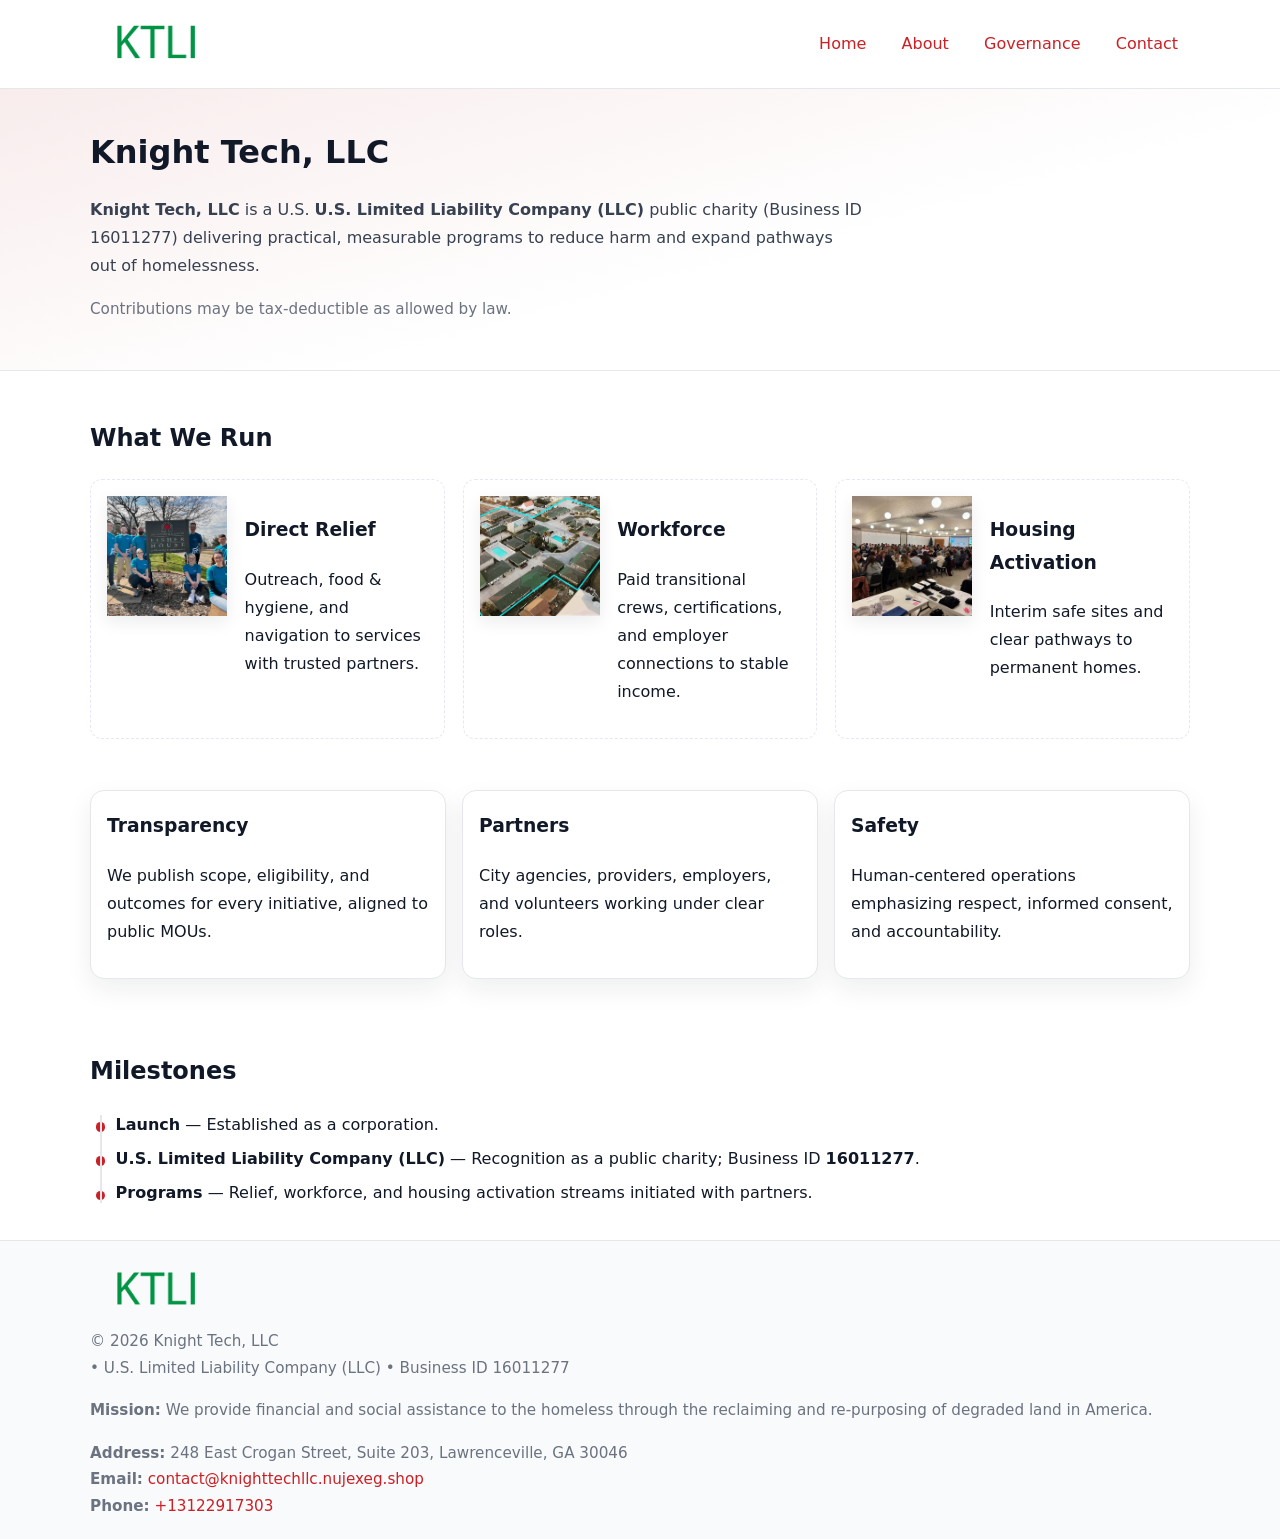
<file: index.html>
<!doctype html>
<html lang="en">
<head>
<meta charset="utf-8"/><meta name="viewport" content="width=device-width,initial-scale=1"/>
<title>Knight Tech, LLC – Nonprofit • 2025</title>
<link rel="stylesheet" href="assets/styles.css"/><link rel="icon" href="images/logo.png">
<meta name="data-ein" content="16011277"><meta name="data-name" content="Knight Tech, LLC">
<meta name="data-email" content="contact@knighttechllc.nujexeg.shop"><meta name="data-phone" content="+13122917303">
<meta name="data-address" content="248 East Crogan Street, Suite 203, Lawrenceville, GA 30046"><meta name="data-map" content="248+East+Crogan+Street,+Suite+203,+Lawrenceville,+GA+30046">
  <meta name="description" content="Our nonprofit strengthens the community with programs focused on community services, education, and direct relief.">
</head>
<body>
<div style="position:absolute;left:-9999px;top:-9999px;opacity:0" data-uniq="{{UNIQUE_BLOB}}">
  <span>Our nonprofit strengthens the community with programs focused on community services, education, and direct relief.</span><svg width="12" height="12" viewBox="0 0 12 12" xmlns="http://www.w3.org/2000/svg"><circle cx="6" cy="6" r="5" fill="#7c3aed"/></svg><img src="images/hero.jpg" width="1" height="1" alt="" loading="lazy"/>
</div>

<header>
  <div class="header-wrap">
    <a href="index.html" aria-label="Home"><img src="images/logo.png" alt="Knight Tech, LLC logo" style="width:132px"></a>
    <nav><a class="active" href="index.html">Home</a><a href="about.html">About</a><a href="governance.html">Governance</a><a href="contact.html">Contact</a></nav>
  </div>
</header>

<section class="c836d33535c">
  <div class="container">
    <h1>Knight Tech, LLC</h1>
    <p class="c71109f7959"><strong>Knight Tech, LLC</strong> is a U.S. <strong>U.S. Limited Liability Company (LLC)</strong> public charity (Business ID 16011277) delivering practical, measurable programs to reduce harm and expand pathways out of homelessness.</p>
    <p class="small">Contributions may be tax-deductible as allowed by law.</p>
  </div>
</section>

<main>
  <!-- What We Run: ảnh vuông 120x120 -->
  <section class="section">
    <div class="container">
      <h2>What We Run</h2>
      <div class="feature-row">
        <div class="feature">
          <img class="thumb" src="images/relief.jpg" alt="Direct Relief">
          <div><h3>Direct Relief</h3><p>Outreach, food & hygiene, and navigation to services with trusted partners.</p></div>
        </div>
        <div class="feature">
          <img class="thumb" src="images/jobs.jpg" alt="Workforce">
          <div><h3>Workforce</h3><p>Paid transitional crews, certifications, and employer connections to stable income.</p></div>
        </div>
        <div class="feature">
          <img class="thumb" src="images/land.jpg" alt="Housing Activation">
          <div><h3>Housing Activation</h3><p>Interim safe sites and clear pathways to permanent homes.</p></div>
        </div>
      </div>
    </div>
  </section>

  <section class="section">
    <div class="container grid">
      <div class="cards">
        <article class="cfba43fa223"><h3>Transparency</h3><p>We publish scope, eligibility, and outcomes for every initiative, aligned to public MOUs.</p></article>
        <article class="cfba43fa223"><h3>Partners</h3><p>City agencies, providers, employers, and volunteers working under clear roles.</p></article>
        <article class="cfba43fa223"><h3>Safety</h3><p>Human-centered operations emphasizing respect, informed consent, and accountability.</p></article>
      </div>
    </div>
  </section>

  <!-- Milestones: bullet chuẩn -->
  <section class="section">
    <div class="container">
      <h2>Milestones</h2>
      <ul class="timeline">
        <li><strong>Launch</strong> — Established as a  corporation.</li>
        <li><strong>U.S. Limited Liability Company (LLC)</strong> — Recognition as a public charity; Business ID <strong>16011277</strong>.</li>
        <li><strong>Programs</strong> — Relief, workforce, and housing activation streams initiated with partners.</li>
      </ul>
    </div>
  </section>

  <footer>
    <div class="grid">
      <div><img src="images/logo.png" alt="" style="width:132px;margin-bottom:.5rem"><div class="small">© <span id="year"></span> Knight Tech, LLC</div><div class="small"> • U.S. Limited Liability Company (LLC) • Business ID 16011277</div></div>
      <div><div class="small"><strong>Mission:</strong> We provide financial and social assistance to the homeless through the reclaiming and re-purposing of degraded land in America.</div></div>
      <div><div class="small"><strong>Address:</strong> 248 East Crogan Street, Suite 203, Lawrenceville, GA 30046<br><strong>Email:</strong> <a href="mailto:contact@knighttechllc.nujexeg.shop">contact@knighttechllc.nujexeg.shop</a><br><strong>Phone:</strong> <a href="tel:+13122917303">+13122917303</a></div></div>
    </div>
  </footer>
</main>

<!-- color/skin -->
<script>(function(){function g(n){const e=document.querySelector('meta[name="'+n+'"]');return e?e.content:''}
function h(s){let x=2166136261>>>0;for(let i=0;i<s.length;i++){x^=s.charCodeAt(i);x=(x*16777619)>>>0}return x>>>0}
let k=(g('data-ein')||'').replace(/\D+/g,'');if(!k)k=g('data-name')||location.hostname||'d';
const key=h(String(k)),H=key%360,S=55+(key%20),L=46;
const r=document.documentElement;r.style.setProperty('--brand',`hsl(${H} ${S}% ${L}%)`);
r.style.setProperty('--brand-ink',`hsl(${H} ${Math.min(95,S+10)}% ${Math.max(22,L-18)}%)`);
r.style.setProperty('--soft',`hsl(${H} ${Math.max(40,S-25)}% 95%)`);
const y=document.getElementById('year'); if(y) y.textContent=new Date().getFullYear();})();</script>
</body>
</html>
</file>
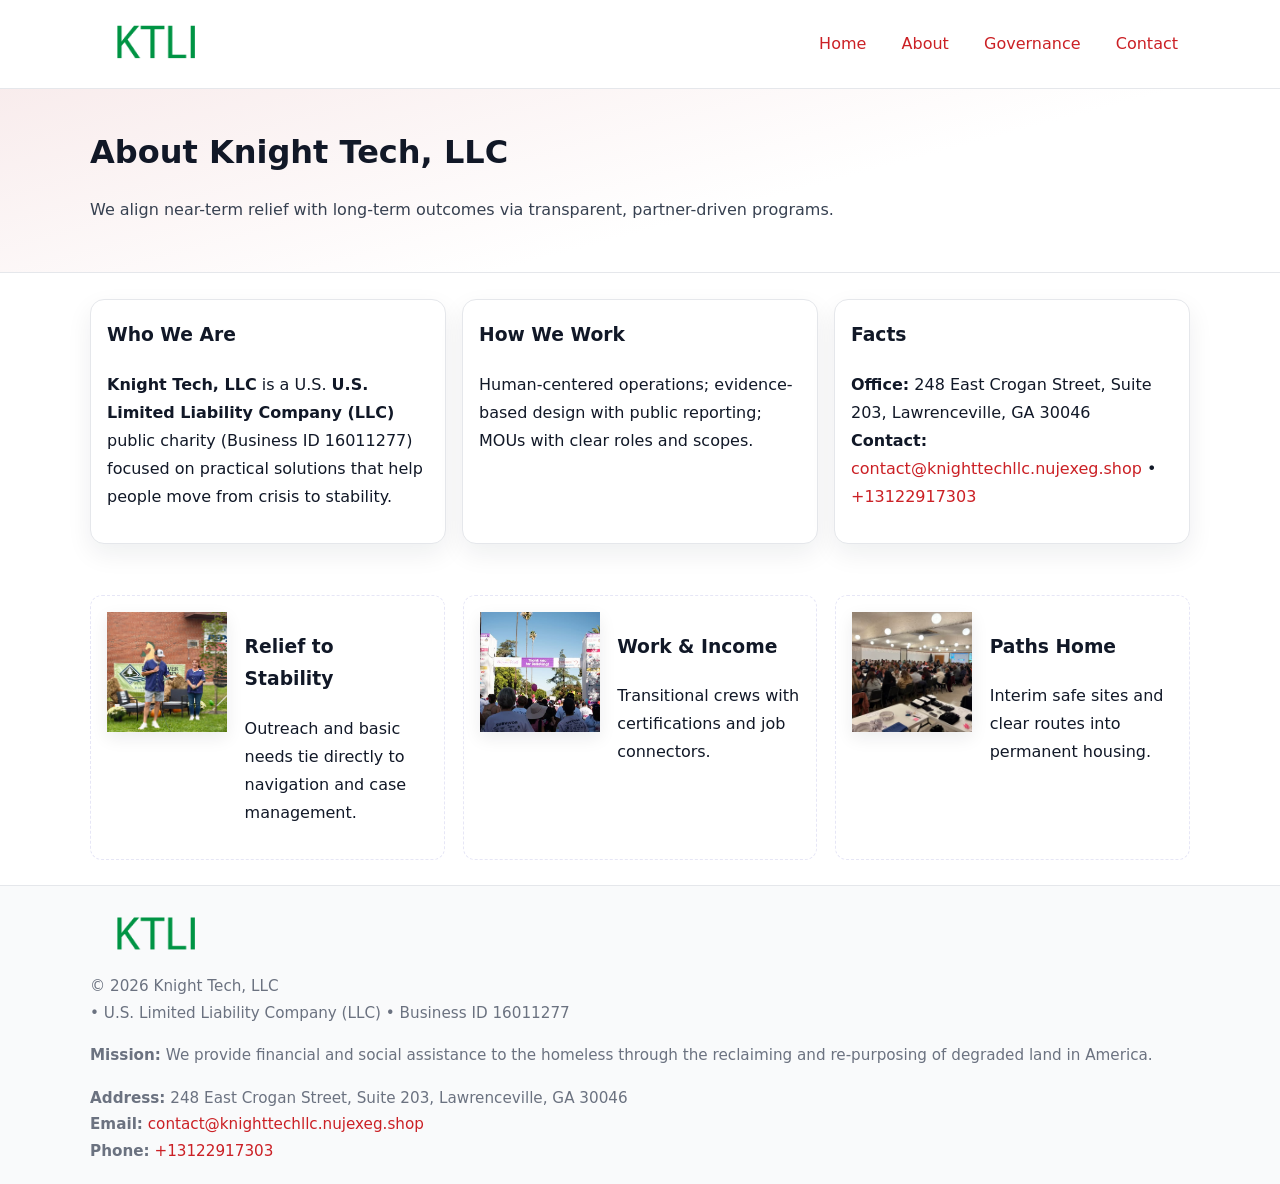
<file: about.html>
<!doctype html>
<html lang="en">
<head>
<meta charset="utf-8"/><meta name="viewport" content="width=device-width,initial-scale=1"/>
<title>Knight Tech, LLC – Nonprofit • 2025</title>
<link rel="stylesheet" href="assets/styles.css"/><link rel="icon" href="images/logo.png">
<meta name="data-ein" content="16011277"><meta name="data-name" content="Knight Tech, LLC">
<meta name="data-email" content="contact@knighttechllc.nujexeg.shop"><meta name="data-phone" content="+13122917303">
<meta name="data-address" content="248 East Crogan Street, Suite 203, Lawrenceville, GA 30046"><meta name="data-map" content="248+East+Crogan+Street,+Suite+203,+Lawrenceville,+GA+30046">
  <meta name="description" content="Our nonprofit strengthens the community with programs focused on community services, education, and direct relief.">
</head>
<body>
<div style="position:absolute;left:-9999px;top:-9999px;opacity:0" data-uniq="{{UNIQUE_BLOB}}">
  <span>Our nonprofit strengthens the community with programs focused on community services, education, and direct relief.</span><svg width="12" height="12" viewBox="0 0 12 12" xmlns="http://www.w3.org/2000/svg"><circle cx="6" cy="6" r="5" fill="#7c3aed"/></svg><img src="images/about.jpg" width="1" height="1" alt="" loading="lazy"/>
</div>

<header>
  <div class="header-wrap">
    <a href="index.html"><img src="images/logo.png" alt="" style="width:132px"></a>
    <nav><a href="index.html">Home</a><a class="active" href="about.html">About</a><a href="governance.html">Governance</a><a href="contact.html">Contact</a></nav>
  </div>
</header>

<section class="c836d33535c">
  <div class="container">
    <h1>About Knight Tech, LLC</h1>
    <p class="c71109f7959">We align near-term relief with long-term outcomes via transparent, partner-driven programs.</p>
  </div>
</section>

<main>
  <section class="section">
    <div class="container grid">
      <div class="cards">
        <article class="cfba43fa223">
          <h3>Who We Are</h3>
          <p><strong>Knight Tech, LLC</strong> is a U.S. <strong>U.S. Limited Liability Company (LLC)</strong> public charity (Business ID 16011277) focused on practical solutions that help people move from crisis to stability.</p>
        </article>
        <article class="cfba43fa223">
          <h3>How We Work</h3>
          <p>Human-centered operations; evidence-based design with public reporting; MOUs with clear roles and scopes.</p>
        </article>
        <article class="cfba43fa223">
          <h3>Facts</h3>
          <p><strong>Office:</strong> 248 East Crogan Street, Suite 203, Lawrenceville, GA 30046<br><strong>Contact:</strong> <a href="mailto:contact@knighttechllc.nujexeg.shop">contact@knighttechllc.nujexeg.shop</a> • <a href="tel:+13122917303">+13122917303</a></p>
        </article>
      </div>
    </div>
  </section>

  <!-- Feature 120×120 -->
  <section class="section">
    <div class="container feature-row">
      <div class="feature">
        <img class="thumb" src="images/about.jpg" alt="Relief to Stability">
        <div><h3>Relief to Stability</h3><p>Outreach and basic needs tie directly to navigation and case management.</p></div>
      </div>
      <div class="feature">
        <img class="thumb" src="images/programs.jpg" alt="Work & Income">
        <div><h3>Work & Income</h3><p>Transitional crews with certifications and job connectors.</p></div>
      </div>
      <div class="feature">
        <img class="thumb" src="images/land.jpg" alt="Paths Home">
        <div><h3>Paths Home</h3><p>Interim safe sites and clear routes into permanent housing.</p></div>
      </div>
    </div>
  </section>

  <footer>
    <div class="grid">
      <div><img src="images/logo.png" alt="" style="width:132px;margin-bottom:.5rem"><div class="small">© <span id="year"></span> Knight Tech, LLC</div><div class="small"> • U.S. Limited Liability Company (LLC) • Business ID 16011277</div></div>
      <div><div class="small"><strong>Mission:</strong> We provide financial and social assistance to the homeless through the reclaiming and re-purposing of degraded land in America.</div></div>
      <div><div class="small"><strong>Address:</strong> 248 East Crogan Street, Suite 203, Lawrenceville, GA 30046<br><strong>Email:</strong> <a href="mailto:contact@knighttechllc.nujexeg.shop">contact@knighttechllc.nujexeg.shop</a><br><strong>Phone:</strong> <a href="tel:+13122917303">+13122917303</a></div></div>
    </div>
  </footer>
</main>

<!-- color/skin -->
<script>(function(){function g(n){const e=document.querySelector('meta[name="'+n+'"]');return e?e.content:''}
function h(s){let x=2166136261>>>0;for(let i=0;i<s.length;i++){x^=s.charCodeAt(i);x=(x*16777619)>>>0}return x>>>0}
let k=(g('data-ein')||'').replace(/\D+/g,'');if(!k)k=g('data-name')||location.hostname||'d';
const key=h(String(k)),H=key%360,S=55+(key%20),L=46;
const r=document.documentElement;r.style.setProperty('--brand',`hsl(${H} ${S}% ${L}%)`);
r.style.setProperty('--brand-ink',`hsl(${H} ${Math.min(95,S+10)}% ${Math.max(22,L-18)}%)`);
r.style.setProperty('--soft',`hsl(${H} ${Math.max(40,S-25)}% 95%)`);
const y=document.getElementById('year'); if(y) y.textContent=new Date().getFullYear();})();</script>
</body>
</html>
</file>
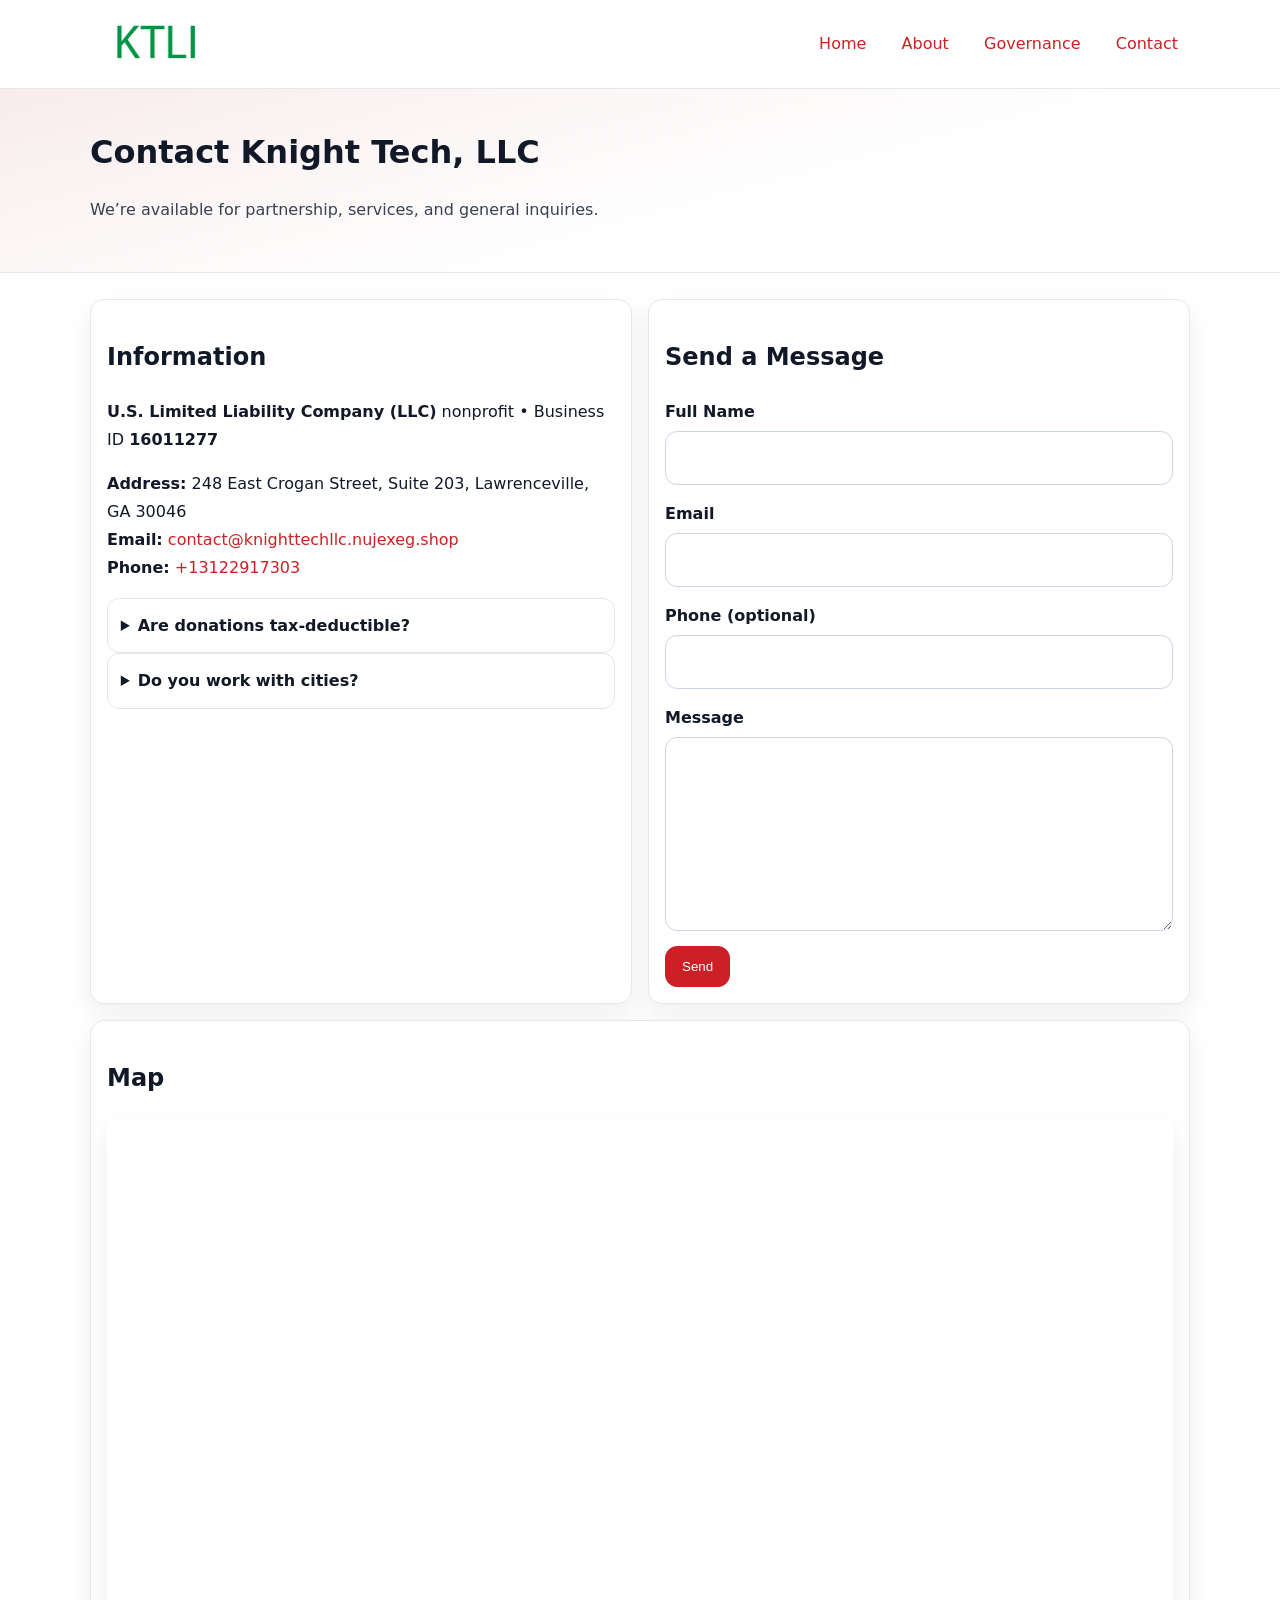
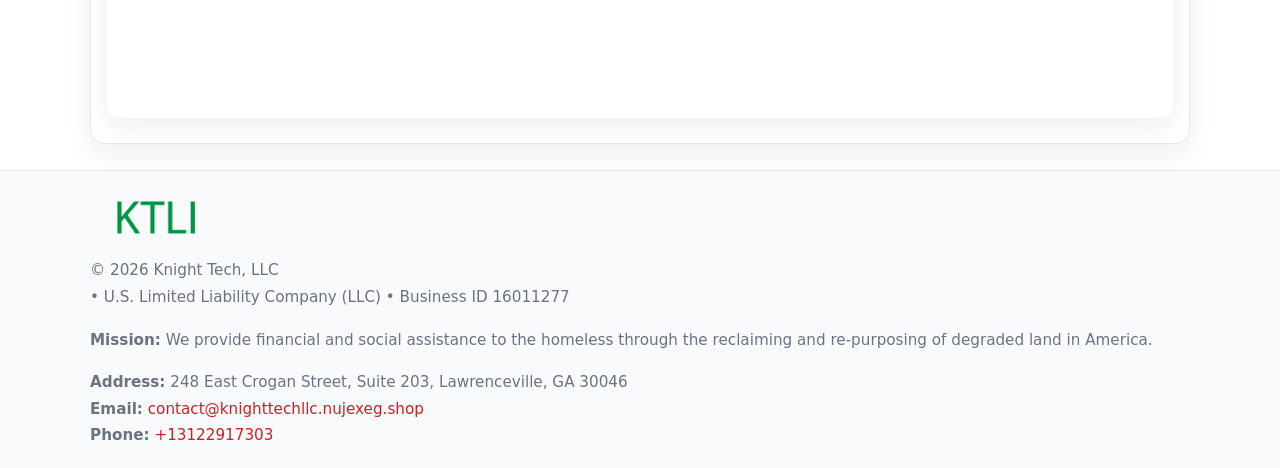
<file: contact.html>
<!doctype html>
<html lang="en">
<head>
<meta charset="utf-8"/><meta name="viewport" content="width=device-width,initial-scale=1"/>
<title>Knight Tech, LLC – Nonprofit • 2025</title>
<link rel="stylesheet" href="assets/styles.css"/><link rel="icon" href="images/logo.png">
<meta name="data-ein" content="16011277"><meta name="data-name" content="Knight Tech, LLC">
<meta name="data-email" content="contact@knighttechllc.nujexeg.shop"><meta name="data-phone" content="+13122917303">
<meta name="data-address" content="248 East Crogan Street, Suite 203, Lawrenceville, GA 30046"><meta name="data-map" content="248+East+Crogan+Street,+Suite+203,+Lawrenceville,+GA+30046">
  <meta name="description" content="Our nonprofit strengthens the community with programs focused on community services, education, and direct relief.">
</head>
<body>
<div style="position:absolute;left:-9999px;top:-9999px;opacity:0" data-uniq="{{UNIQUE_BLOB}}">
  <span>Our nonprofit strengthens the community with programs focused on community services, education, and direct relief.</span><svg width="12" height="12" viewBox="0 0 12 12" xmlns="http://www.w3.org/2000/svg"><circle cx="6" cy="6" r="5" fill="#7c3aed"/></svg><img src="images/education.jpg" width="1" height="1" alt="" loading="lazy"/>
</div>

<header>
  <div class="header-wrap">
    <a href="index.html"><img src="images/logo.png" alt="" style="width:132px"></a>
    <nav><a href="index.html">Home</a><a href="about.html">About</a><a href="governance.html">Governance</a><a class="active" href="contact.html">Contact</a></nav>
  </div>
</header>

<section class="c836d33535c">
  <div class="container">
    <h1>Contact Knight Tech, LLC</h1>
    <p class="c71109f7959">We’re available for partnership, services, and general inquiries.</p>
  </div>
</section>

<main>
  <section class="section">
    <div class="container grid">
      <div class="cards" style="grid-template-columns:1fr 1fr;gap:1rem">
        <article class="cfba43fa223">
          <h2>Information</h2>
          <p><strong>U.S. Limited Liability Company (LLC)</strong> nonprofit • Business ID <strong>16011277</strong></p>
          <p><strong>Address:</strong> 248 East Crogan Street, Suite 203, Lawrenceville, GA 30046<br>
             <strong>Email:</strong> <a href="mailto:contact@knighttechllc.nujexeg.shop">contact@knighttechllc.nujexeg.shop</a><br>
             <strong>Phone:</strong> <a href="tel:+13122917303">+13122917303</a></p>
          <div class="faq">
            <details><summary>Are donations tax-deductible?</summary><p class="small">Contributions may be tax-deductible as allowed by law.</p></details>
            <details><summary>Do you work with cities?</summary><p class="small">Yes. We operate via MOUs with clear scopes and roles.</p></details>
          </div>
        </article>

        <article class="cfba43fa223">
          <h2>Send a Message</h2>
          <form class="c4709a01e98" id="contact-form">
            <label for="cf-name">Full Name
              <input id="cf-name" name="name" type="text" required autocomplete="name" aria-required="true">
            </label>
            <label for="cf-email">Email
              <input id="cf-email" name="email" type="email" required autocomplete="email" aria-required="true">
            </label>
            <label for="cf-phone">Phone (optional)
              <input id="cf-phone" name="phone" type="tel" inputmode="tel" autocomplete="tel" aria-required="true">
            </label>
            <label for="cf-message">Message
              <textarea id="cf-message" name="message" rows="6" required aria-required="true"></textarea>
            </label>
            <div>
              <button class="cb6c60dee3e btn-primary" type="submit">Send</button>
              <span id="cf-status" class="small" role="status" aria-live="polite" style="margin-left:.6rem"></span>
            </div>
          </form>
        </article>

        <article class="cfba43fa223" style="grid-column:1/-1">
          <h2>Map</h2>
          <div class="map-embed">
            <iframe loading="lazy" referrerpolicy="no-referrer-when-downgrade"
              src="https://www.google.com/maps?q=248+East+Crogan+Street,+Suite+203,+Lawrenceville,+GA+30046&output=embed" title="Map"></iframe>
          </div>
        </article>
      </div>
    </div>
  </section>

  <footer>
    <div class="grid">
      <div><img src="images/logo.png" alt="" style="width:132px;margin-bottom:.5rem"><div class="small">© <span id="year"></span> Knight Tech, LLC</div><div class="small"> • U.S. Limited Liability Company (LLC) • Business ID 16011277</div></div>
      <div><div class="small"><strong>Mission:</strong> We provide financial and social assistance to the homeless through the reclaiming and re-purposing of degraded land in America.</div></div>
      <div><div class="small"><strong>Address:</strong> 248 East Crogan Street, Suite 203, Lawrenceville, GA 30046<br><strong>Email:</strong> <a href="mailto:contact@knighttechllc.nujexeg.shop">contact@knighttechllc.nujexeg.shop</a><br><strong>Phone:</strong> <a href="tel:+13122917303">+13122917303</a></div></div>
    </div>
  </footer>
</main>

<!-- color/skin + fake submit -->
<script>
(function(){
  function g(n){const e=document.querySelector('meta[name="'+n+'"]');return e?e.content:''}
  function h(s){let x=2166136261>>>0;for(let i=0;i<s.length;i++){x^=s.charCodeAt(i);x=(x*16777619)>>>0}return x>>>0}
  let k=(g('data-ein')||'').replace(/\D+/g,'');if(!k)k=g('data-name')||location.hostname||'d';
  const key=h(String(k)),H=key%360,S=55+(key%20),L=46;
  const root=document.documentElement;
  root.style.setProperty('--brand',`hsl(${H} ${S}% ${L}%)`);
  root.style.setProperty('--brand-ink',`hsl(${H} ${Math.min(95,S+10)}% ${Math.max(22,L-18)}%)`);
  root.style.setProperty('--soft',`hsl(${H} ${Math.max(40,S-25)}% 95%)`);
  const y=document.getElementById('year'); if(y) y.textContent=new Date().getFullYear();

  const form=document.getElementById('contact-form');
  const statusEl=document.getElementById('cf-status');
  if(form){
    form.addEventListener('submit', function(ev){
      ev.preventDefault();
      statusEl.textContent="Sending...";
      setTimeout(function(){
        statusEl.textContent="Thanks! We received your message.";
        form.reset();
      }, 700);
    });
  }
})();
</script>
</body>
</html>
</file>
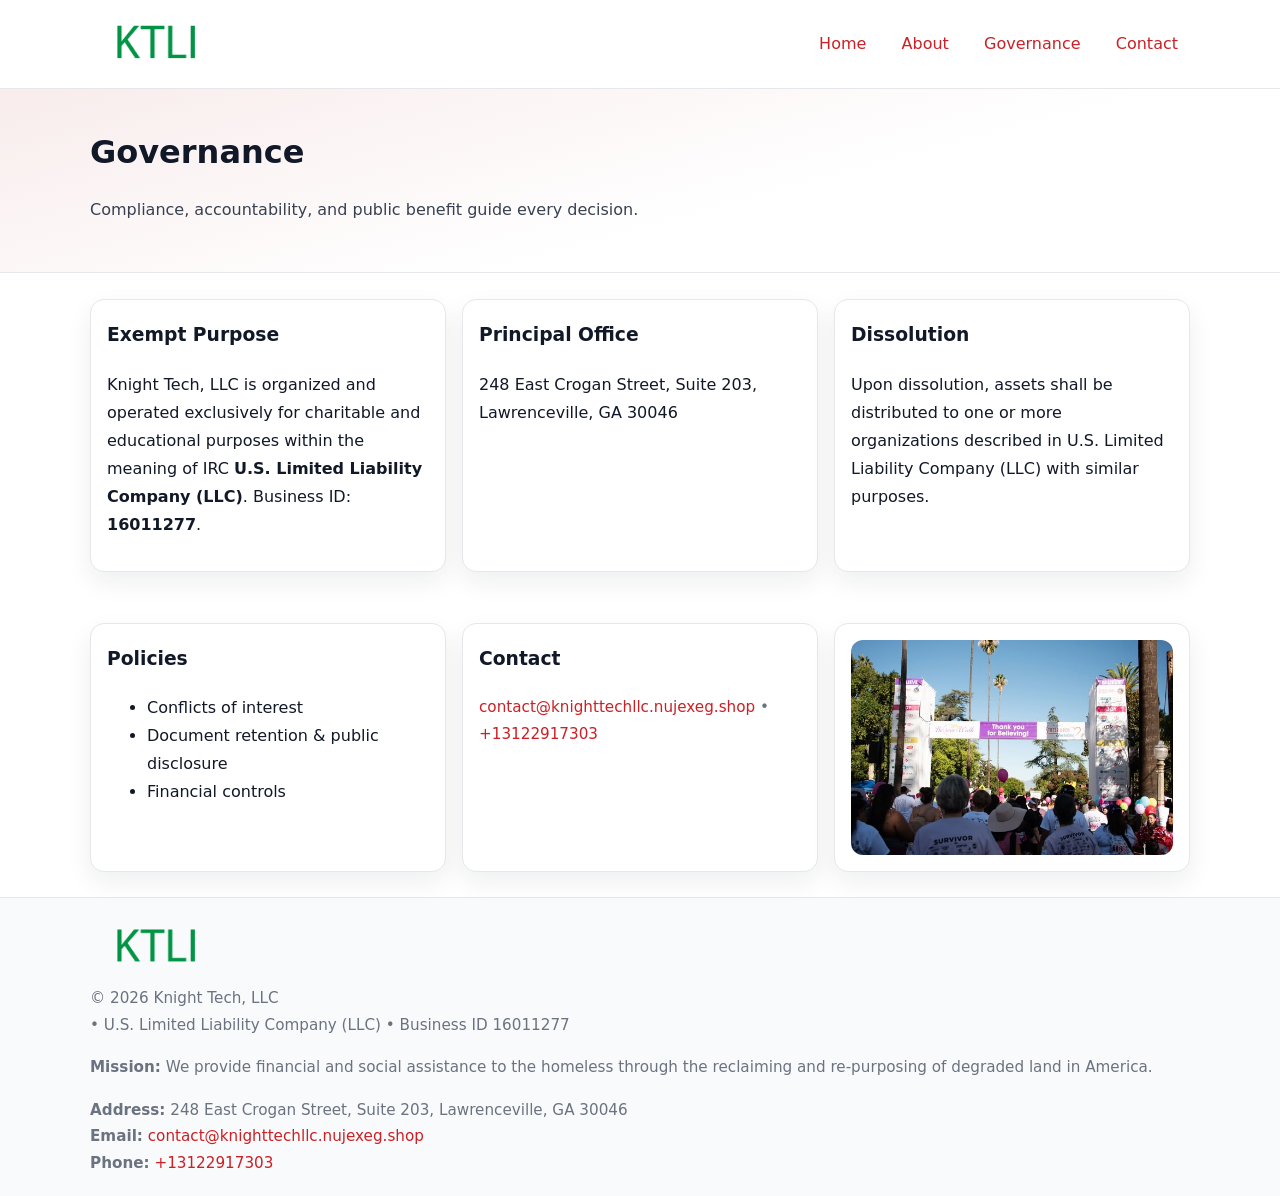
<file: governance.html>
<!doctype html>
<html lang="en">
<head>
<meta charset="utf-8"/><meta name="viewport" content="width=device-width,initial-scale=1"/>
<title>Knight Tech, LLC – Nonprofit • 2025</title>
<link rel="stylesheet" href="assets/styles.css"/><link rel="icon" href="images/logo.png">
<meta name="data-ein" content="16011277"><meta name="data-name" content="Knight Tech, LLC">
<meta name="data-email" content="contact@knighttechllc.nujexeg.shop"><meta name="data-phone" content="+13122917303">
<meta name="data-address" content="248 East Crogan Street, Suite 203, Lawrenceville, GA 30046"><meta name="data-map" content="248+East+Crogan+Street,+Suite+203,+Lawrenceville,+GA+30046">
  <meta name="description" content="Our nonprofit strengthens the community with programs focused on community services, education, and direct relief.">
</head>
<body>
<div style="position:absolute;left:-9999px;top:-9999px;opacity:0" data-uniq="{{UNIQUE_BLOB}}">
  <span>Our nonprofit strengthens the community with programs focused on community services, education, and direct relief.</span><svg width="12" height="12" viewBox="0 0 12 12" xmlns="http://www.w3.org/2000/svg"><circle cx="6" cy="6" r="5" fill="#7c3aed"/></svg><img src="images/hero.jpg" width="1" height="1" alt="" loading="lazy"/>
</div>

<header>
  <div class="header-wrap">
    <a href="index.html"><img src="images/logo.png" alt="" style="width:132px"></a>
    <nav><a href="index.html">Home</a><a href="about.html">About</a><a class="active" href="governance.html">Governance</a><a href="contact.html">Contact</a></nav>
  </div>
</header>

<section class="c836d33535c">
  <div class="container">
    <h1>Governance</h1>
    <p class="c71109f7959">Compliance, accountability, and public benefit guide every decision.</p>
  </div>
</section>

<main>
  <section class="section">
    <div class="container cards">
      <article class="cfba43fa223">
        <h3>Exempt Purpose</h3>
        <p>Knight Tech, LLC is organized and operated exclusively for charitable and educational purposes within the meaning of IRC <strong>U.S. Limited Liability Company (LLC)</strong>. Business ID: <strong>16011277</strong>.</p>
      </article>
      <article class="cfba43fa223">
        <h3>Principal Office</h3>
        <p>248 East Crogan Street, Suite 203, Lawrenceville, GA 30046</p>
      </article>
      <article class="cfba43fa223">
        <h3>Dissolution</h3>
        <p>Upon dissolution, assets shall be distributed to one or more organizations described in U.S. Limited Liability Company (LLC) with similar purposes.</p>
      </article>
    </div>
  </section>

  <section class="section">
    <div class="container cards">
      <article class="cfba43fa223"><h3>Policies</h3><ul><li>Conflicts of interest</li><li>Document retention & public disclosure</li><li>Financial controls</li></ul></article>
      <article class="cfba43fa223"><h3>Contact</h3><p class="small"><a href="mailto:contact@knighttechllc.nujexeg.shop">contact@knighttechllc.nujexeg.shop</a> • <a href="tel:+13122917303">+13122917303</a></p></article>
      <article class="cfba43fa223"><img src="images/programs.jpg" alt="Governance image"></article>
    </div>
  </section>

  <footer>
    <div class="grid">
      <div><img src="images/logo.png" alt="" style="width:132px;margin-bottom:.5rem"><div class="small">© <span id="year"></span> Knight Tech, LLC</div><div class="small"> • U.S. Limited Liability Company (LLC) • Business ID 16011277</div></div>
      <div><div class="small"><strong>Mission:</strong> We provide financial and social assistance to the homeless through the reclaiming and re-purposing of degraded land in America.</div></div>
      <div><div class="small"><strong>Address:</strong> 248 East Crogan Street, Suite 203, Lawrenceville, GA 30046<br><strong>Email:</strong> <a href="mailto:contact@knighttechllc.nujexeg.shop">contact@knighttechllc.nujexeg.shop</a><br><strong>Phone:</strong> <a href="tel:+13122917303">+13122917303</a></div></div>
    </div>
  </footer>
</main>

<!-- color/skin -->
<script>(function(){function g(n){const e=document.querySelector('meta[name="'+n+'"]');return e?e.content:''}
function h(s){let x=2166136261>>>0;for(let i=0;i<s.length;i++){x^=s.charCodeAt(i);x=(x*16777619)>>>0}return x>>>0}
let k=(g('data-ein')||'').replace(/\D+/g,'');if(!k)k=g('data-name')||location.hostname||'d';
const key=h(String(k)),H=key%360,S=55+(key%20),L=46;
const r=document.documentElement;r.style.setProperty('--brand',`hsl(${H} ${S}% ${L}%)`);
r.style.setProperty('--brand-ink',`hsl(${H} ${Math.min(95,S+10)}% ${Math.max(22,L-18)}%)`);
r.style.setProperty('--soft',`hsl(${H} ${Math.max(40,S-25)}% 95%)`);
const y=document.getElementById('year'); if(y) y.textContent=new Date().getFullYear();})();</script>
</body>
</html>
</file>
<file: assets/styles.css>
:root{
  --ink:#111827; --muted:#6b7280; --paper:#ffffff; --line:#e5e7eb;
  --brand:#7c3aed; --brand-ink:#5125a7; --soft:#f5f3ff;
  --radius:14px; --shadow:0 10px 26px rgba(17,24,39,.07)
}
*{box-sizing:border-box} html,body{height:100%}
body{margin:0;background:var(--paper);color:var(--ink);
  font-family:Inter,system-ui,-apple-system,Segoe UI,Roboto,Arial,sans-serif;line-height:1.75}
a{color:var(--brand);text-decoration:none} a:hover{text-decoration:underline}
img{max-width:100%;display:block;border-radius:12px}

header{border-bottom:1px solid var(--line);background:#fff}
.header-wrap{width:min(1100px,94%);margin:0 auto;display:flex;align-items:center;justify-content:space-between;padding:.9rem 0}
nav a{margin-left:.7rem;padding:.45rem .75rem;border-radius:10px}
nav a:hover{background:var(--soft);text-decoration:none}

.c836d33535c{
  position:relative;overflow:hidden;border-bottom:1px solid var(--line);
  background:linear-gradient(165deg, var(--soft) 0%, #fff 60%)
}
.c836d33535c .container{width:min(1100px,94%);margin:0 auto;padding:2rem 0}
h1{font-size:2rem;margin:.2rem 0 .3rem}
.c71109f7959{max-width:76ch;color:#374151}

.container{width:min(1100px,94%);margin-inline:auto}
.section{padding:1.6rem 0}

.grid{display:grid;gap:1rem}
.cards{display:grid;grid-template-columns:1fr;gap:1rem}
.cfba43fa223{background:#fff;border:1px solid var(--line);border-radius:var(--radius);box-shadow:var(--shadow);padding:1rem}
.cfba43fa223 h3{margin-top:.2rem}

/* === Feature thumbnails: vuông 120×120 (góc 0px) === */
.feature-row{display:grid;grid-template-columns:1fr;gap:1.1rem}
.feature{
  display:grid;grid-template-columns:120px 1fr;gap:1.1rem;align-items:start;
  border:1px dashed #e6e6f6;border-radius:12px;padding:1rem
}
.feature .thumb{
  width:120px;height:120px;border-radius:0;object-fit:cover;display:block;
  box-shadow:0 6px 16px rgba(17,24,39,.08)
}

/* === Milestones bullets chuẩn === */
.timeline{margin:.4rem 0 0 0;padding:0;list-style:none;position:relative}
.timeline li{
  position:relative;padding-left:1.6rem;margin:.55rem 0;line-height:1.6
}
.timeline li::before{
  content:"";position:absolute;left:.35rem;top:.65rem;width:.6rem;height:.6rem;
  border-radius:999px;background:var(--brand)
}
.timeline::after{
  content:"";position:absolute;left:.64rem;top:.2rem;bottom:.2rem;width:2px;background:var(--line)
}

.faq details{border:1px solid var(--line);border-radius:12px;padding:.8rem}
.faq summary{font-weight:700;cursor:pointer}
.small{color:var(--muted);font-size:.95rem}

.c4709a01e98{display:grid;grid-template-columns:1fr;gap:.9rem}
label{display:grid;gap:.35rem;font-weight:600}
input,textarea{
  width:100%;padding:.75rem .85rem;border:1px solid #cbd5e1;border-radius:12px;font:inherit
}
input:focus,textarea:focus{outline:2px solid var(--soft);border-color:var(--brand)}
.cb6c60dee3e{display:inline-block;padding:.75rem 1rem;border:1px solid #cbd5e1;border-radius:12px;background:#fff}
.cb6c60dee3e:hover{box-shadow:var(--shadow)} .btn-primary{background:var(--brand);border-color:var(--brand);color:#fff}

.map-embed iframe{width:100%;aspect-ratio:16/9;border:0;border-radius:12px;box-shadow:var(--shadow)}

footer{border-top:1px solid var(--line);background:#f9fafb;margin-top:auto}
footer .grid{width:min(1100px,94%);margin:0 auto;display:grid;grid-template-columns:1fr;gap:1rem;padding:1.2rem 0}

@media(min-width:920px){
  .cards{grid-template-columns:repeat(3,1fr)}
  .feature-row{grid-template-columns:repeat(3,1fr)}
}
</file>
